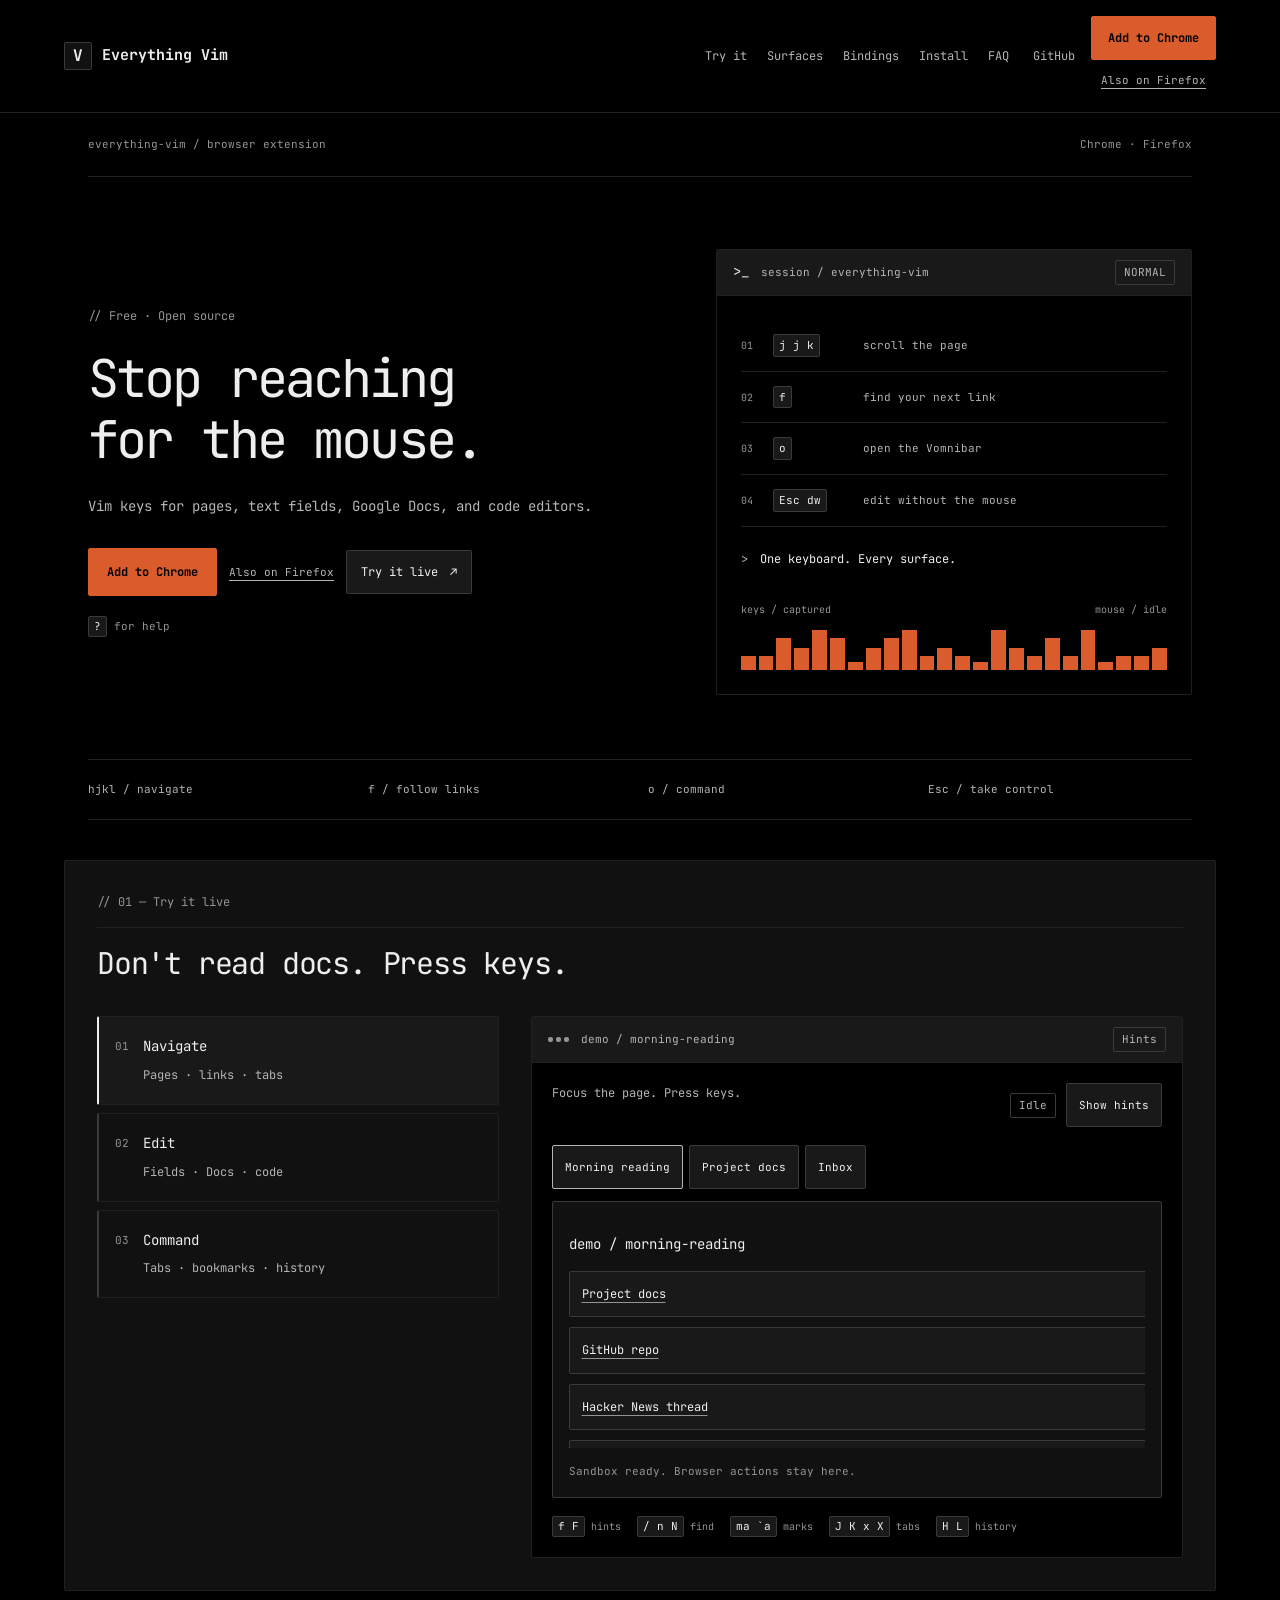
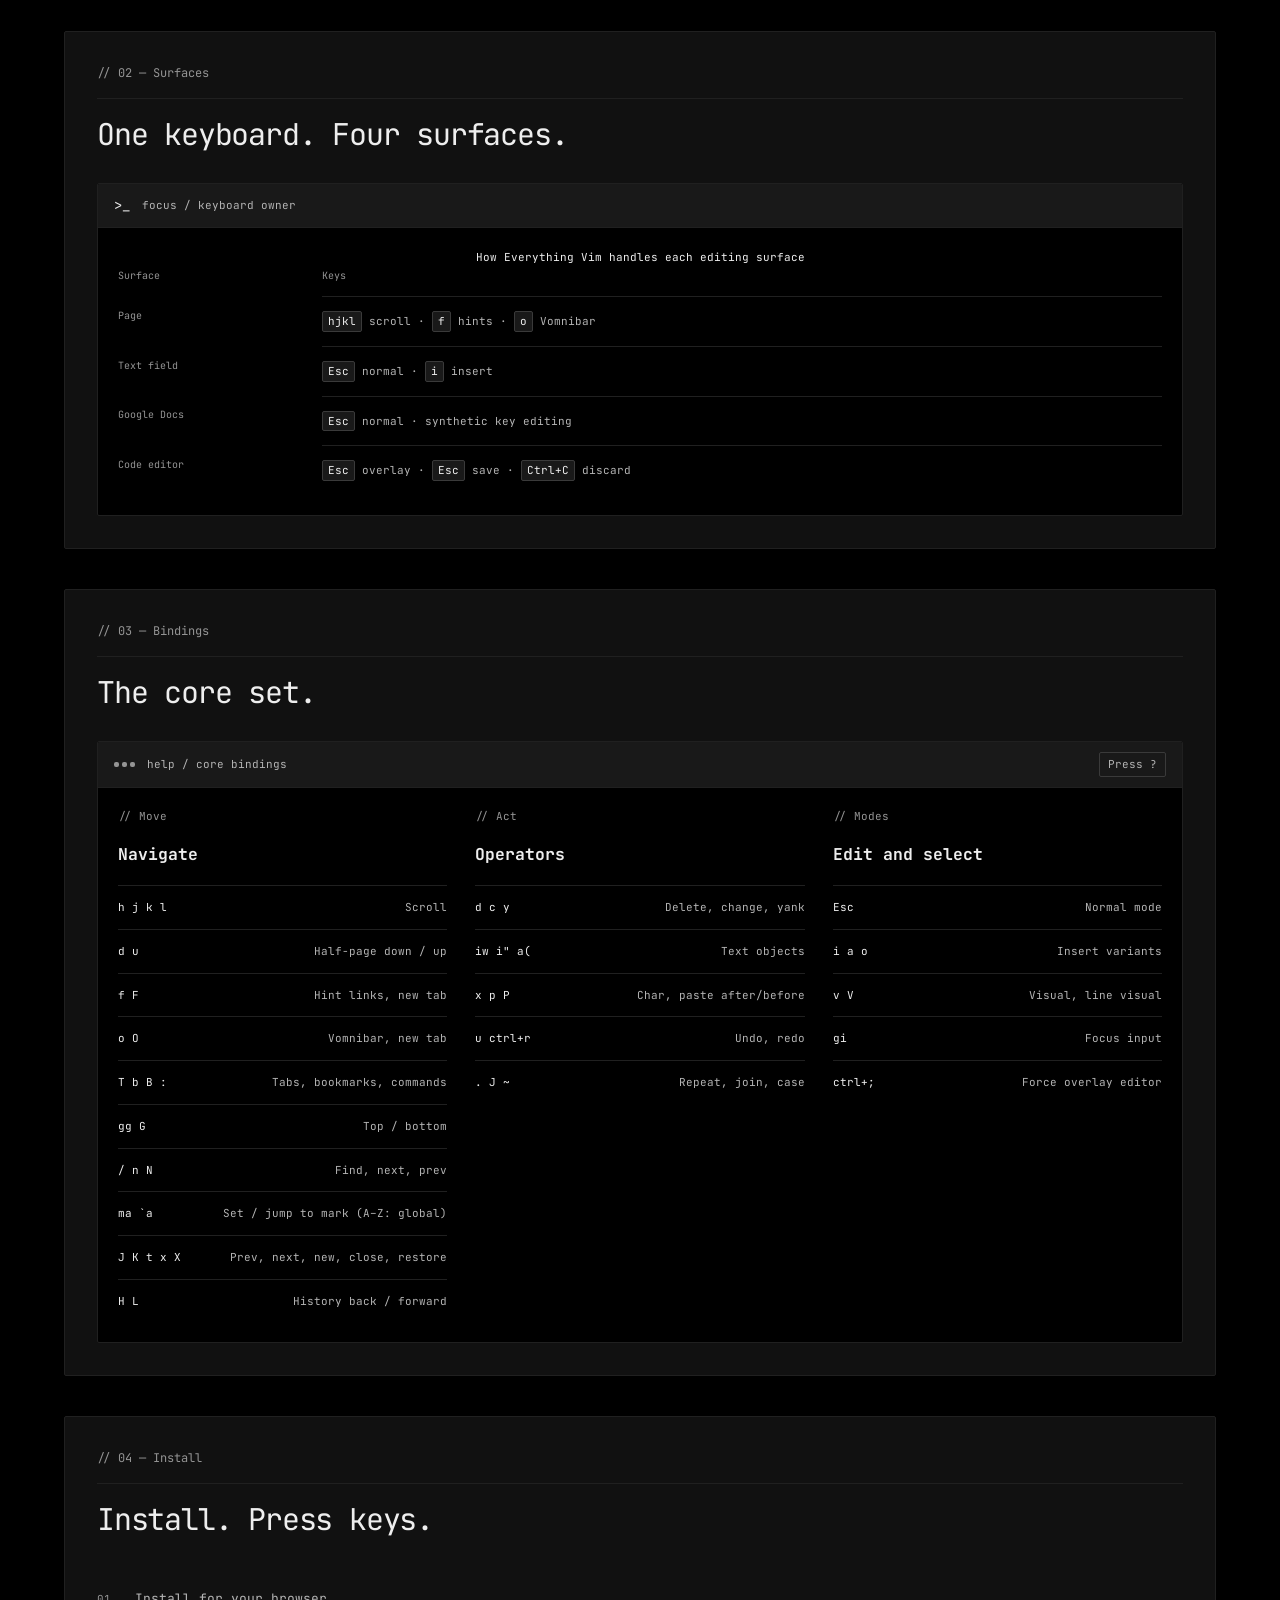
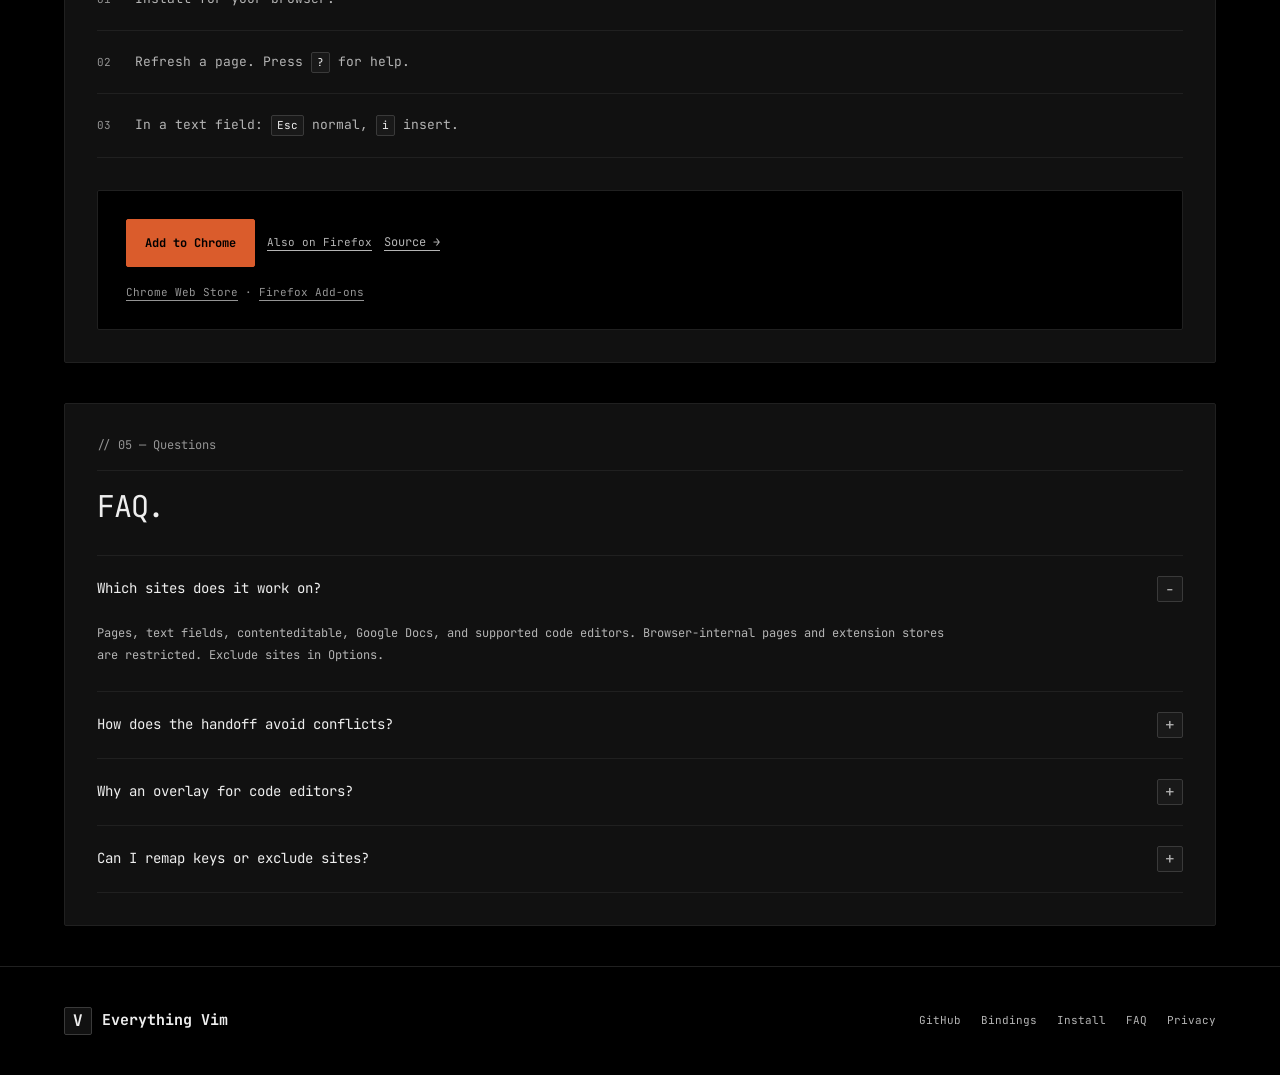
<file: website/index.html>
<!DOCTYPE html>
<html lang="en">
<head>
<meta charset="UTF-8" />
<meta name="viewport" content="width=device-width, initial-scale=1.0" />
<title>Everything Vim — Free Vim Browser Extension for Chrome &amp; Firefox</title>
<meta name="description" content="Navigate with Vim keys. Edit text fields, Google Docs, and code editors. Everything Vim is a free, open-source extension for Chrome and Firefox." />
<meta name="robots" content="index, follow, max-image-preview:large" />
<link rel="canonical" href="./" />
<meta property="og:type" content="website" />
<meta property="og:locale" content="en_US" />
<meta property="og:site_name" content="Everything Vim" />
<meta property="og:title" content="Everything Vim — Free Vim Browser Extension for Chrome &amp; Firefox" />
<meta property="og:description" content="Navigate with Vim keys. Edit text fields, Google Docs, and code editors. Everything Vim is a free, open-source extension for Chrome and Firefox." />
<meta property="og:url" content="./" />
<meta name="twitter:card" content="summary" />
<meta name="twitter:title" content="Everything Vim — Free Vim Browser Extension for Chrome &amp; Firefox" />
<meta name="twitter:description" content="Navigate with Vim keys. Edit text fields, Google Docs, and code editors. Everything Vim is a free, open-source extension for Chrome and Firefox." />
<script type="application/ld+json">
{
  "@context": "https://schema.org",
  "@type": "SoftwareApplication",
  "@id": "./#software",
  "name": "Everything Vim",
  "description": "Navigate with Vim keys. Edit text fields, Google Docs, and code editors. Everything Vim is a free, open-source extension for Chrome and Firefox.",
  "url": "./",
  "applicationCategory": "BrowserApplication",
  "operatingSystem": "Windows, macOS, Linux",
  "browserRequirements": "Requires Chrome 117 or later, a compatible Chromium browser, or Firefox with add-on support.",
  "isAccessibleForFree": true,
  "offers": {
    "@type": "Offer",
    "price": "0",
    "priceCurrency": "USD"
  },
  "author": {
    "@type": "Organization",
    "name": "Everything Vim contributors",
    "url": "https://github.com/B-Eddie/allinvim"
  },
  "codeRepository": "https://github.com/B-Eddie/allinvim",
  "downloadUrl": [
    "https://chromewebstore.google.com/detail/general-vim/mglliapjiolajkmcfaombcifockgaekc?authuser=0&hl=en",
    "https://addons.mozilla.org/en-US/firefox/addon/everything-vim/"
  ],
  "featureList": [
    "Vim page navigation and link hints",
    "Vomnibar, tabs, bookmarks, history, and marks",
    "Modal editing, operators, text objects, and visual modes",
    "Google Docs and code editor support"
  ]
}
</script>
<meta name="color-scheme" content="dark" />
<meta name="theme-color" content="#000000" />
<link rel="icon" type="image/svg+xml" href="data:image/svg+xml,%3Csvg xmlns='http://www.w3.org/2000/svg' viewBox='0 0 32 32'%3E%3Crect width='32' height='32' rx='2' fill='%23111111'/%3E%3Cpath d='M10 9l6 14 6-14h-3.6L16 14.4 13.6 9z' fill='%23eeeeee'/%3E%3C/svg%3E" />
<link rel="preconnect" href="https://fonts.googleapis.com" />
<link rel="preconnect" href="https://fonts.gstatic.com" crossorigin />
<link href="https://fonts.googleapis.com/css2?family=JetBrains+Mono:wght@400;700&display=swap" rel="stylesheet" />
<link rel="stylesheet" href="styles.css" />
<script defer src="https://cdn.vercel-insights.com/v1/script.js"></script>
</head>
<body>
<a class="skip-link" href="#main">Skip to content</a>

<header class="nav-wrap">
  <div class="nav">
    <a class="brand" href="#top" aria-label="Everything Vim home">
      <span class="brand-mark" aria-hidden="true">V</span>
      <span class="brand-word">Everything Vim</span>
    </a>
    <nav class="nav-pills" aria-label="Primary">
      <a href="#try">Try it</a>
      <a href="#how">Surfaces</a>
      <a href="#bindings">Bindings</a>
      <a href="#install">Install</a>
      <a href="#faq">FAQ</a>
    </nav>
    <div class="nav-actions">
      <a class="nav-github" href="https://github.com/B-Eddie/allinvim" target="_blank" rel="noopener">GitHub</a>
      <div class="install-action"><a class="btn-nav" data-install-primary href="https://chromewebstore.google.com/detail/general-vim/mglliapjiolajkmcfaombcifockgaekc?authuser=0&amp;hl=en" target="_blank" rel="noopener">Add to Chrome</a>
      <a class="install-secondary" data-install-secondary href="https://addons.mozilla.org/en-US/firefox/addon/everything-vim/" target="_blank" rel="noopener">Also on Firefox</a></div>
      <button class="nav-toggle" aria-label="Open menu" aria-expanded="false" aria-controls="mobileMenu"><span></span><span></span><span></span></button>
    </div>
  </div>
  <nav class="nav-mobile" id="mobileMenu" aria-label="Mobile" hidden>
    <a href="#try">Try it</a>
    <a href="#how">Surfaces</a>
    <a href="#bindings">Bindings</a>
    <a href="#install">Install</a>
    <a href="#faq">FAQ</a>
    <a class="mobile-cta" data-install-primary href="https://chromewebstore.google.com/detail/general-vim/mglliapjiolajkmcfaombcifockgaekc?authuser=0&amp;hl=en" target="_blank" rel="noopener">Add to Chrome</a>
      <a class="install-secondary" data-install-secondary href="https://addons.mozilla.org/en-US/firefox/addon/everything-vim/" target="_blank" rel="noopener">Also on Firefox</a>
  </nav>
</header>

<main id="main">

<!-- SESSION / INTRO -->
<section class="hero" id="top" aria-labelledby="hero-title">
  <div class="hero-status"><span>everything-vim / browser extension</span><span>Chrome · Firefox</span></div>
  <div class="hero-grid">
  <div class="hero-inner">
    <p class="eyebrow">Free · Open source</p>
    <h1 class="display" id="hero-title">Stop reaching<br />for the mouse<span class="cursor">.</span></h1>
    <p class="hero-sub">Vim keys for pages, text fields, Google Docs, and code editors.</p>
    <div class="hero-actions">
      <a class="btn-hero" data-install-primary href="https://chromewebstore.google.com/detail/general-vim/mglliapjiolajkmcfaombcifockgaekc?authuser=0&amp;hl=en" target="_blank" rel="noopener">Add to Chrome</a>
      <a class="install-secondary" data-install-secondary href="https://addons.mozilla.org/en-US/firefox/addon/everything-vim/" target="_blank" rel="noopener">Also on Firefox</a>
      <a class="btn-watch" href="#try">Try it live <span aria-hidden="true">↗</span></a>
    </div>
    <p class="hero-micro"><kbd>?</kbd> for help</p>
    
  </div>
  <div class="window session-window" aria-label="Example keyboard session">
    <div class="window-bar"><span class="terminal-icon" aria-hidden="true">&gt;_</span><span class="window-tab">session / everything-vim</span><span class="pill pill-sm">NORMAL</span></div>
    <div class="session-body">
      <div class="session-line"><span class="line-number">01</span><kbd>j j k</kbd><span>scroll the page</span></div>
      <div class="session-line"><span class="line-number">02</span><kbd>f</kbd><span>find your next link</span></div>
      <div class="session-line"><span class="line-number">03</span><kbd>o</kbd><span>open the Vomnibar</span></div>
      <div class="session-line"><span class="line-number">04</span><kbd>Esc dw</kbd><span>edit without the mouse</span></div>
      <div class="session-output"><span class="terminal-prompt" aria-hidden="true">&gt;</span><span>One keyboard. Every surface.</span></div>
      <div class="session-log" aria-hidden="true"><span>keys / captured</span><div class="log-bars"><i></i><i></i><i></i><i></i><i></i><i></i><i></i><i></i><i></i><i></i><i></i><i></i><i></i><i></i><i></i><i></i><i></i><i></i><i></i><i></i><i></i><i></i><i></i><i></i></div><span>mouse / idle</span></div>
    </div>
  </div>
  </div>
  <div class="hero-footer"><span>hjkl / navigate</span><span>f / follow links</span><span>o / command</span><span>Esc / take control</span></div>
</section>

  <!-- 01 TRY -->
  <section id="try" class="section" aria-labelledby="try-title">
    <p class="eyebrow">01 — Try it live</p>
    <h2 class="section-title" id="try-title">Don't read docs. Press keys.</h2>

    <div class="split">
      <div class="steps" role="tablist" aria-label="Interactive examples" data-stagger>
        <button class="step is-active" role="tab" id="tab-navigate" aria-controls="panel-navigate" aria-selected="true" tabindex="0" data-tab="navigate">
          <span class="step-no">01</span>
          <span class="step-body"><span class="step-name">Navigate</span><span class="step-desc">Pages · links · tabs</span></span>
        </button>
        <button class="step" role="tab" id="tab-edit" aria-controls="panel-edit" aria-selected="false" tabindex="-1" data-tab="edit">
          <span class="step-no">02</span>
          <span class="step-body"><span class="step-name">Edit</span><span class="step-desc">Fields · Docs · code</span></span>
        </button>
        <button class="step" role="tab" id="tab-command" aria-controls="panel-command" aria-selected="false" tabindex="-1" data-tab="command">
          <span class="step-no">03</span>
          <span class="step-body"><span class="step-name">Command</span><span class="step-desc">Tabs · bookmarks · history</span></span>
        </button>
      </div>

      <div class="window" role="tabpanel" id="panel-navigate" aria-labelledby="tab-navigate" aria-label="Page navigation demo">
        <div class="window-bar"><span class="dots" aria-hidden="true"><i></i><i></i><i></i></span><span class="window-tab">demo / morning-reading</span><span class="pill pill-sm">Hints</span></div>
        <div class="window-body">
          <div class="demo-head">
            <p class="demo-sub">Focus the page. Press keys.</p>
            <div class="demo-head-actions">
              <span class="mode" id="hintMode">Idle</span>
              <button class="btn-ink btn-sm" id="hintStart" type="button">Show hints</button>
            </div>
          </div>
          <div id="demoTabs" class="demo-tabs" role="group" aria-label="Simulated browser tabs"></div>
          <div class="mock-page" id="mockPage" tabindex="0" aria-label="Page navigation sandbox. Press f for link hints, slash to find, or question mark for help.">
            <div id="mockViewport" class="mock-viewport"><div class="mock-document">
            <p class="mock-url">demo / morning-reading</p>
            <div class="mock-links">
              <a href="#try" data-hint="A" data-name="Project docs">Project docs <span class="ext">↗</span></a>
              <a href="#try" data-hint="S" data-name="GitHub repo">GitHub repo <span class="ext">↗</span></a>
              <a href="#try" data-hint="D" data-name="Hacker News thread">Hacker News thread <span class="ext">↗</span></a>
              <a href="#try" data-hint="F" data-name="Compose in Gmail">Compose in Gmail <span class="ext">↗</span></a>
            </div>
            <p>Keyboard navigation. Find this page. Mark this spot.</p>
            <p>More links, fewer clicks.</p>
            <p>Bottom of the demo page.</p>
            </div></div>
            <form id="demoFind" class="demo-find" hidden><label for="demoFindInput">Find</label><input id="demoFindInput" type="search" autocomplete="off" /><span id="demoFindCount" aria-live="polite"></span></form>
            <p class="mock-status" id="hintStatus" role="status">Sandbox ready. Browser actions stay here.</p>
          </div>
          <div class="demo-foot"><span><kbd>f F</kbd> hints</span><span><kbd>/ n N</kbd> find</span><span><kbd>ma `a</kbd> marks</span><span><kbd>J K x X</kbd> tabs</span><span><kbd>H L</kbd> history</span></div>
        </div>
      </div>

      <div class="window" role="tabpanel" id="panel-edit" aria-labelledby="tab-edit" aria-label="Modal editing demo" hidden>
        <div class="window-bar"><span class="dots" aria-hidden="true"><i></i><i></i><i></i></span><span class="window-tab">buffer / untitled.txt</span><span class="pill pill-sm">Modal</span></div>
        <div class="window-body">
          <div class="demo-head">
            <p class="demo-sub"><kbd>Esc</kbd> normal · <kbd>diw</kbd> delete word · <kbd>ci"</kbd> change quotes · <kbd>v V</kbd> select · <kbd>.</kbd> repeat</p>
            <span class="mode" id="editMode">Insert</span>
          </div>
          <div class="demo-surfaces" role="group" aria-label="Editing surface"><button type="button" class="btn-ink btn-sm" data-demo-surface="field" aria-pressed="true">Text field</button><button type="button" class="btn-ink btn-sm" data-demo-surface="docs" aria-pressed="false">Docs model</button><button type="button" class="btn-ink btn-sm" data-demo-surface="code" aria-pressed="false">Code overlay</button><button type="button" id="demoReset" class="btn-ink btn-sm">Reset</button></div>
          <p id="surfaceStatus" class="demo-sub" role="status">Source editing engine. Esc → Normal; i → Insert.</p>
          <label for="vimBuffer" class="sr-only">Vim editing sandbox</label>
          <textarea id="vimBuffer" rows="7" spellcheck="false">Vim keys. Every text field.

Change "these words" with ci".
Delete (this group) with da(.
Press Esc, then try diw, v, or V.
Press i to type.</textarea>
          <div class="demo-foot"><span class="keylog">Last keys: <strong id="keyLog">—</strong></span><span><kbd>u</kbd> undo</span><span><kbd>.</kbd> repeat</span><span>Text field: second <kbd>Esc</kbd> blurs</span></div>
        </div>
      </div>

      <div class="window" role="tabpanel" id="panel-command" aria-labelledby="tab-command" aria-label="Vomnibar demo" hidden>
        <div class="window-bar"><span class="dots" aria-hidden="true"><i></i><i></i><i></i></span><span class="window-tab">vomnibar / tabs · bookmarks · history</span><span class="pill pill-sm">Command</span></div>
        <div class="window-body">
          <div class="demo-head">
            <p class="demo-sub"><kbd>o O</kbd> open · <kbd>T</kbd> tabs · <kbd>b B</kbd> bookmarks · <kbd>:</kbd> commands</p>
            <button class="btn-ink btn-sm" id="helpOpen" type="button">Open help (?)</button>
          </div>
          <div class="vomnibar" id="vomDemo" tabindex="0" aria-label="Vomnibar sandbox. Press o, O, T, b, B, or colon.">
            <div class="vom-input"><span aria-hidden="true">⌕</span><input id="vomInput" type="text" placeholder="Type a URL, bookmark, or history entry…" aria-label="Demo vomnibar" autocomplete="off" /><kbd>o</kbd></div>
            <ul class="vom-list" id="vomList"></ul>
          </div>
          <div class="demo-foot"><span><kbd>o</kbd> open</span><span><kbd>O</kbd> new tab</span><span><kbd>T</kbd> search tabs</span><span><kbd>?</kbd> help</span></div>
        </div>
      </div>
    </div>
  </section>

  <!-- 02 SURFACES -->
  <section id="how" class="section" aria-labelledby="how-title">
    <p class="eyebrow">02 — Surfaces</p>
    <h2 class="section-title" id="how-title">One keyboard. Four surfaces.</h2>
    <div class="window window-wide">
      <div class="window-bar"><span class="terminal-icon" aria-hidden="true">&gt;_</span><span class="window-tab">focus / keyboard owner</span></div>
      <div class="window-body">
        <table class="matrix">
          <caption class="sr-only">How Everything Vim handles each editing surface</caption>
          <thead><tr><th scope="col">Surface</th><th scope="col">Keys</th></tr></thead>
          <tbody>
            <tr><th scope="row">Page</th><td><kbd>hjkl</kbd> scroll · <kbd>f</kbd> hints · <kbd>o</kbd> Vomnibar</td></tr>
            <tr><th scope="row">Text field</th><td><kbd>Esc</kbd> normal · <kbd>i</kbd> insert</td></tr>
            <tr><th scope="row">Google Docs</th><td><kbd>Esc</kbd> normal · synthetic key editing</td></tr>
            <tr><th scope="row">Code editor</th><td><kbd>Esc</kbd> overlay · <kbd>Esc</kbd> save · <kbd>Ctrl+C</kbd> discard</td></tr>
          </tbody>
        </table>
      </div>
    </div>
  </section>

  <!-- 03 BINDINGS -->
  <section id="bindings" class="section" aria-labelledby="bindings-title">
    <p class="eyebrow">03 — Bindings</p>
    <h2 class="section-title" id="bindings-title">The core set.</h2>
    <div class="window window-wide">
      <div class="window-bar"><span class="dots" aria-hidden="true"><i></i><i></i><i></i></span><span class="window-tab">help / core bindings</span><span class="pill pill-sm">Press ?</span></div>
      <div class="window-body bindings">
        <div class="bind-col"><p class="eyebrow eyebrow-sm">Move</p><h3>Navigate</h3>
          <dl class="keys">
            <div><dt>h j k l</dt><dd>Scroll</dd></div>
            <div><dt>d u</dt><dd>Half-page down / up</dd></div>
            <div><dt>f F</dt><dd>Hint links, new tab</dd></div>
            <div><dt>o O</dt><dd>Vomnibar, new tab</dd></div>
            <div><dt>T b B :</dt><dd>Tabs, bookmarks, commands</dd></div>
            <div><dt>gg G</dt><dd>Top / bottom</dd></div>
            <div><dt>/ n N</dt><dd>Find, next, prev</dd></div>
            <div><dt>ma `a</dt><dd>Set / jump to mark (A–Z: global)</dd></div>
            <div><dt>J K t x X</dt><dd>Prev, next, new, close, restore</dd></div>
            <div><dt>H L</dt><dd>History back / forward</dd></div>
          </dl>
        </div>
        <div class="bind-col"><p class="eyebrow eyebrow-sm">Act</p><h3>Operators</h3>
          <dl class="keys">
            <div><dt>d c y</dt><dd>Delete, change, yank</dd></div>
            <div><dt>iw i" a(</dt><dd>Text objects</dd></div>
            <div><dt>x p P</dt><dd>Char, paste after/before</dd></div>
            <div><dt>u ctrl+r</dt><dd>Undo, redo</dd></div>
            <div><dt>. J ~</dt><dd>Repeat, join, case</dd></div>
          </dl>
        </div>
        <div class="bind-col"><p class="eyebrow eyebrow-sm">Modes</p><h3>Edit and select</h3>
          <dl class="keys">
            <div><dt>Esc</dt><dd>Normal mode</dd></div>
            <div><dt>i a o</dt><dd>Insert variants</dd></div>
            <div><dt>v V</dt><dd>Visual, line visual</dd></div>
            <div><dt>gi</dt><dd>Focus input</dd></div>
            <div><dt>ctrl+;</dt><dd>Force overlay editor</dd></div>
          </dl>
        </div>
      </div>
    </div>
  </section>

  <!-- 04 INSTALL -->
  <section id="install" class="section section-narrow" aria-labelledby="install-title">
    <p class="eyebrow eyebrow-center">04 — Install</p>
    <h2 class="section-title title-center" id="install-title">Install. Press keys.</h2>
    <ol class="install-steps" data-stagger>
      <li><span class="step-no">01</span><p>Install for your browser.</p></li>
      <li><span class="step-no">02</span><p>Refresh a page. Press <kbd>?</kbd> for help.</p></li>
      <li><span class="step-no">03</span><p>In a text field: <kbd>Esc</kbd> normal, <kbd>i</kbd> insert.</p></li>
    </ol>
    <div class="closer">
      <div class="hero-actions hero-actions-light">
        <a class="btn-dark" data-install-primary href="https://chromewebstore.google.com/detail/general-vim/mglliapjiolajkmcfaombcifockgaekc?authuser=0&amp;hl=en" target="_blank" rel="noopener">Add to Chrome</a>
        <a class="install-secondary" data-install-secondary href="https://addons.mozilla.org/en-US/firefox/addon/everything-vim/" target="_blank" rel="noopener">Also on Firefox</a>
        <a class="text-link" href="https://github.com/B-Eddie/allinvim" target="_blank" rel="noopener">Source →</a>
      </div>
      <p class="install-micro install-routes"><a data-install-route="chrome" href="https://chromewebstore.google.com/detail/general-vim/mglliapjiolajkmcfaombcifockgaekc?authuser=0&amp;hl=en" target="_blank" rel="noopener">Chrome Web Store</a> · <a data-install-route="firefox" href="https://addons.mozilla.org/en-US/firefox/addon/everything-vim/" target="_blank" rel="noopener">Firefox Add-ons</a></p>
    </div>
  </section>

  <!-- FAQ -->
  <section id="faq" class="section section-narrow" aria-labelledby="faq-title">
    <p class="eyebrow">05 — Questions</p>
    <h2 class="section-title" id="faq-title">FAQ.</h2>
    <div class="faq">
      <details open>
        <summary>Which sites does it work on?</summary>
        <div class="faq-a"><div><p>Pages, text fields, contenteditable, Google Docs, and supported code editors. Browser-internal pages and extension stores are restricted. Exclude sites in Options.</p></div></div>
      </details>
      <details>
        <summary>How does the handoff avoid conflicts?</summary>
        <div class="faq-a"><div><p>Editing keys stay in the focused editor. A second <kbd>Esc</kbd> leaves a text field; Docs keeps focus.</p></div></div>
      </details>
      <details>
        <summary>Why an overlay for code editors?</summary>
        <div class="faq-a"><div><p>Monaco, CodeMirror, and similar editors use a Vim buffer. <kbd>Esc</kbd> commits; <kbd>Ctrl+C</kbd> discards.</p></div></div>
      </details>
      <details>
        <summary>Can I remap keys or exclude sites?</summary>
        <div class="faq-a"><div><p>Yes. Custom mappings and URL exclusions live in Options.</p></div></div>
      </details>
    </div>
  </section>

</main>

<footer>
  <div class="foot-inner">
    <a class="brand brand-light" href="#top"><span class="brand-mark brand-mark-light" aria-hidden="true">V</span><span class="brand-word">Everything Vim</span></a>
    <div class="foot-links">
      <a href="https://github.com/B-Eddie/allinvim" target="_blank" rel="noopener">GitHub</a>
      <a href="#bindings">Bindings</a>
      <a href="#install">Install</a>
      <a href="#faq">FAQ</a>
      <a href="privacy.html">Privacy</a>
    </div>
  </div>
</footer>

<!-- Help overlay -->
<div class="help-backdrop" id="helpBackdrop" hidden>
  <div class="window help-dialog" role="dialog" aria-modal="true" aria-label="Everything Vim bindings help">
    <div class="window-bar"><span class="dots" aria-hidden="true"><i></i><i></i><i></i></span><span class="window-tab">help / demo bindings</span><button class="btn-ink btn-sm" id="helpClose" type="button">Close (Esc)</button></div>
    <div class="window-body">
      <div class="help-grid">
        <div><h3 class="eyebrow eyebrow-sm">Navigate</h3><p><kbd>hjkl</kbd> scroll · <kbd>d u</kbd> half-page · <kbd>gg G</kbd> ends · <kbd>f F</kbd> hints · <kbd>/ n N</kbd> find · <kbd>ma `a</kbd> marks · <kbd>H L</kbd> history</p></div>
        <div><h3 class="eyebrow eyebrow-sm">Edit</h3><p><kbd>Esc</kbd> normal · <kbd>i a o</kbd> insert · <kbd>d c y</kbd> operators · <kbd>iw i&quot; a(</kbd> objects · <kbd>v V</kbd> visual · <kbd>u Ctrl+R</kbd> undo / redo · <kbd>.</kbd> repeat</p></div>
        <div><h3 class="eyebrow eyebrow-sm">Tabs and commands</h3><p><kbd>J K</kbd> prev / next · <kbd>gt gT</kbd> next / prev · <kbd>t x X</kbd> new / close / restore · <kbd>o O</kbd> open / new tab · <kbd>T</kbd> tabs · <kbd>b B</kbd> bookmarks · <kbd>:</kbd> commands</p></div>
      </div>
      <p class="window-note">Sandbox subset. Browser actions stay here; Docs models synthetic-key editing.</p>
    </div>
  </div>
</div>
<div class="toast" id="toast" role="status" hidden></div>

<script src="install.js" defer></script>
<script src="motion.js" defer></script>
<script src="demo-vim-motions.js" defer></script>
<script src="demo-vim-parser.js" defer></script>
<script src="demo-vim-executor.js" defer></script>
<script src="demo-editor.js" defer></script>
<script src="app.js" defer></script>
</body>
</html>
</file>
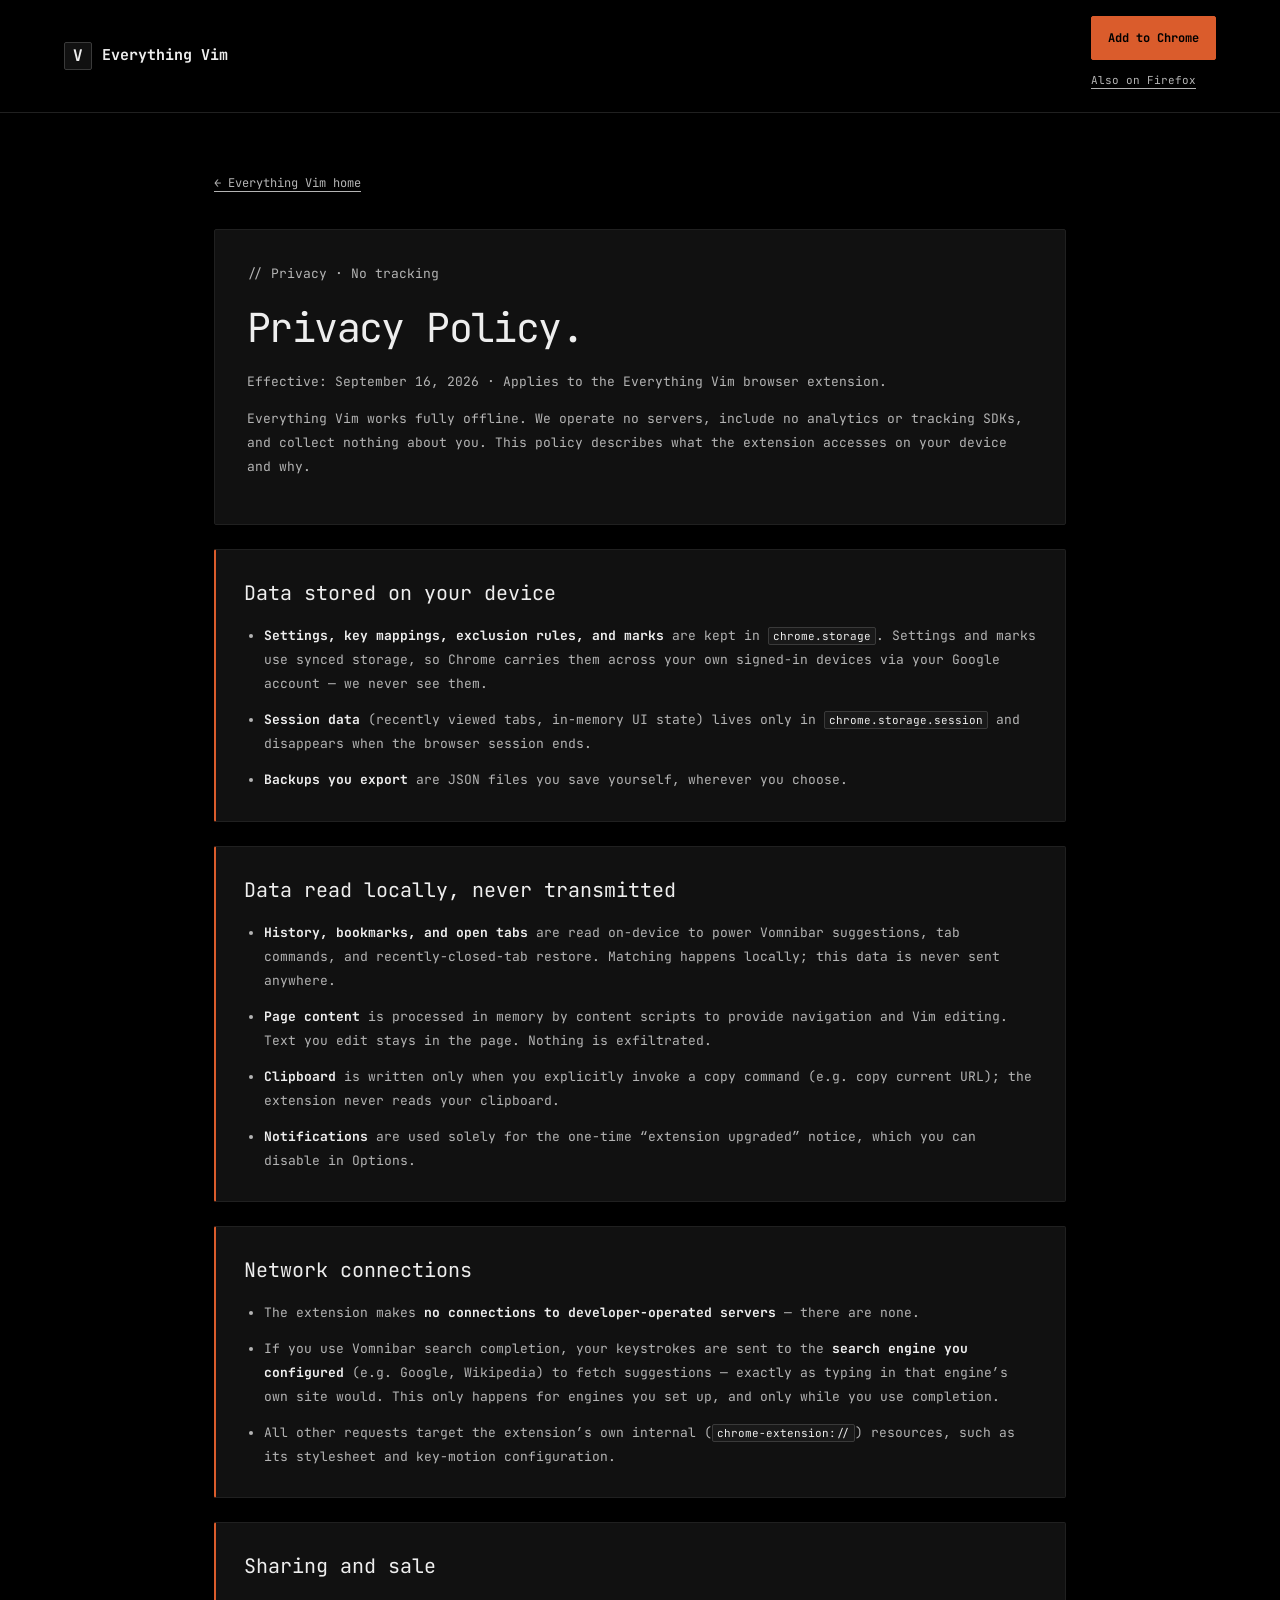
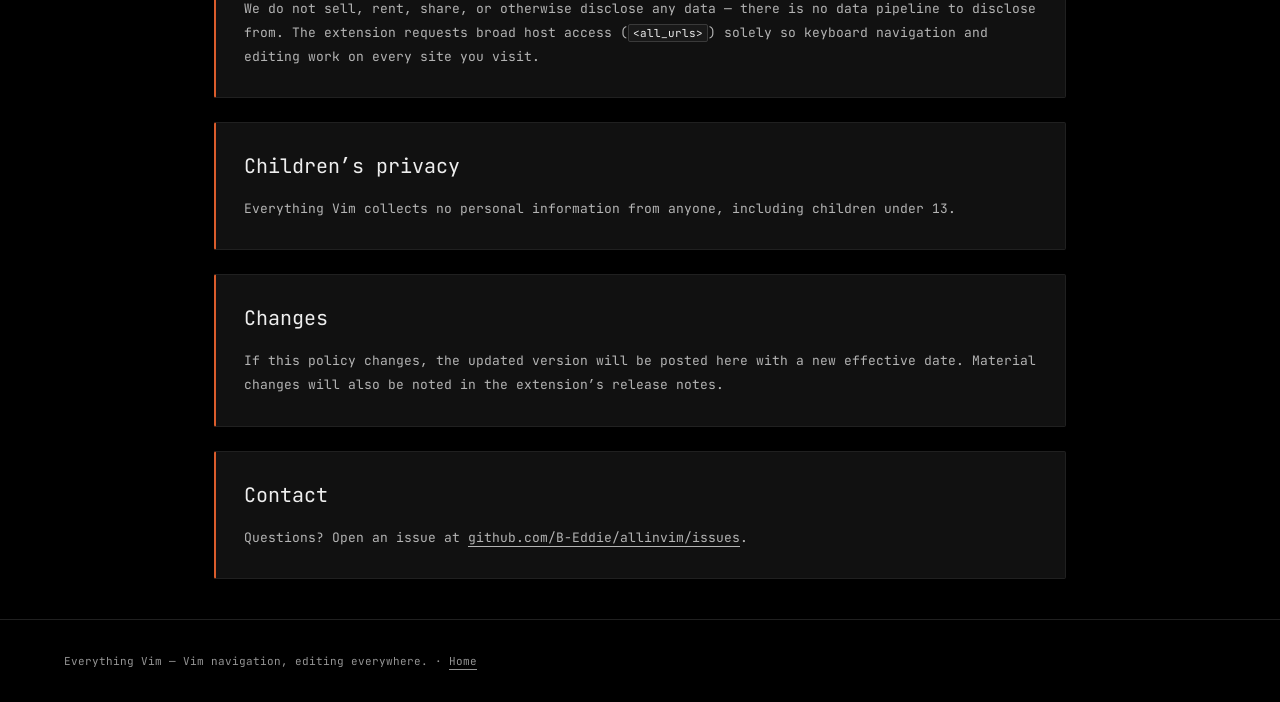
<file: website/privacy.html>
<!DOCTYPE html>
<html lang="en">
<head>
<meta charset="UTF-8" />
<meta name="viewport" content="width=device-width, initial-scale=1.0" />
<title>Privacy Policy — Everything Vim</title>
<meta name="description" content="Privacy policy for the Everything Vim browser extension." />
<meta name="robots" content="index, follow" />
<link rel="canonical" href="privacy.html" />
<meta property="og:type" content="website" />
<meta property="og:title" content="Privacy Policy — Everything Vim" />
<meta property="og:description" content="Privacy policy for the Everything Vim browser extension." />
<meta property="og:url" content="privacy.html" />
<meta name="twitter:card" content="summary" />
<meta name="twitter:title" content="Privacy Policy — Everything Vim" />
<meta name="twitter:description" content="Privacy policy for the Everything Vim browser extension." />
<meta name="color-scheme" content="dark" />
<meta name="theme-color" content="#000000" />
<link rel="icon" type="image/svg+xml" href="data:image/svg+xml,%3Csvg xmlns='http://www.w3.org/2000/svg' viewBox='0 0 32 32'%3E%3Crect width='32' height='32' rx='2' fill='%23111111'/%3E%3Cpath d='M10 9l6 14 6-14h-3.6L16 14.4 13.6 9z' fill='%23eeeeee'/%3E%3C/svg%3E" />
<link rel="preconnect" href="https://fonts.googleapis.com" />
<link rel="preconnect" href="https://fonts.gstatic.com" crossorigin />
<link href="https://fonts.googleapis.com/css2?family=JetBrains+Mono:wght@400;700&display=swap" rel="stylesheet" />
<link rel="stylesheet" href="styles.css" />
<script defer src="https://cdn.vercel-insights.com/v1/script.js"></script>
</head>
<body class="privacy-page">
<a class="skip-link" href="#main">Skip to content</a>
<header class="nav-wrap">
  <nav class="nav" aria-label="Primary">
    <a class="brand" href="./"><span class="brand-mark" aria-hidden="true">V</span>Everything Vim</a>
    <div class="install-action"><a class="btn-nav" data-install-primary href="https://chromewebstore.google.com/detail/general-vim/mglliapjiolajkmcfaombcifockgaekc?authuser=0&hl=en" target="_blank" rel="noopener">Add to Chrome</a>
    <a data-install-secondary href="https://addons.mozilla.org/en-US/firefox/addon/everything-vim/" target="_blank" rel="noopener">Also on Firefox</a></div>
  </nav>
</header>
<main id="main" class="privacy-main">
  <a class="back" href="./">← Everything Vim home</a>
  <div class="privacy-intro">
  <p class="eyebrow">Privacy · No tracking</p>
  <h1>Privacy Policy.</h1>
  <p class="eff">Effective: September 16, 2026 · Applies to the Everything Vim browser extension.</p>

  <p>Everything Vim works fully offline. We operate no servers, include no analytics or tracking SDKs,
  and collect nothing about you. This policy describes what the extension accesses on your device
  and why.</p>
  </div>

  <div class="card">
    <h2>Data stored on your device</h2>
    <ul>
      <li><strong>Settings, key mappings, exclusion rules, and marks</strong> are kept in
      <code>chrome.storage</code>. Settings and marks use synced storage, so Chrome carries them
      across your own signed-in devices via your Google account — we never see them.</li>
      <li><strong>Session data</strong> (recently viewed tabs, in-memory UI state) lives only in
      <code>chrome.storage.session</code> and disappears when the browser session ends.</li>
      <li><strong>Backups you export</strong> are JSON files you save yourself, wherever you choose.</li>
    </ul>
  </div>

  <div class="card">
    <h2>Data read locally, never transmitted</h2>
    <ul>
      <li><strong>History, bookmarks, and open tabs</strong> are read on-device to power Vomnibar
      suggestions, tab commands, and recently-closed-tab restore. Matching happens locally; this
      data is never sent anywhere.</li>
      <li><strong>Page content</strong> is processed in memory by content scripts to provide
      navigation and Vim editing. Text you edit stays in the page. Nothing is exfiltrated.</li>
      <li><strong>Clipboard</strong> is written only when you explicitly invoke a copy command
      (e.g. copy current URL); the extension never reads your clipboard.</li>
      <li><strong>Notifications</strong> are used solely for the one-time “extension upgraded”
      notice, which you can disable in Options.</li>
    </ul>
  </div>

  <div class="card">
    <h2>Network connections</h2>
    <ul>
      <li>The extension makes <strong>no connections to developer-operated servers</strong> — there
      are none.</li>
      <li>If you use Vomnibar search completion, your keystrokes are sent to the
      <strong>search engine you configured</strong> (e.g. Google, Wikipedia) to fetch suggestions —
      exactly as typing in that engine’s own site would. This only happens for engines you set up,
      and only while you use completion.</li>
      <li>All other requests target the extension’s own internal (<code>chrome-extension://</code>)
      resources, such as its stylesheet and key-motion configuration.</li>
    </ul>
  </div>

  <div class="card">
    <h2>Sharing and sale</h2>
    <p>We do not sell, rent, share, or otherwise disclose any data — there is no data pipeline to
    disclose from. The extension requests broad host access (<code>&lt;all_urls&gt;</code>) solely
    so keyboard navigation and editing work on every site you visit.</p>
  </div>

  <div class="card">
    <h2>Children’s privacy</h2>
    <p>Everything Vim collects no personal information from anyone, including children under 13.</p>
  </div>

  <div class="card">
    <h2>Changes</h2>
    <p>If this policy changes, the updated version will be posted here with a new effective date.
    Material changes will also be noted in the extension’s release notes.</p>
  </div>

  <div class="card">
    <h2>Contact</h2>
    <p>Questions? Open an issue at
    <a class="inline" href="https://github.com/B-Eddie/allinvim/issues">github.com/B-Eddie/allinvim/issues</a>.</p>
  </div>
</main>
<footer>
  <div class="foot-inner">
    <p>Everything Vim — Vim navigation, editing everywhere. · <a href="./">Home</a></p>
  </div>
</footer>
<script src="install.js" defer></script>
</body>
</html>
</file>
<file: website/styles.css>
:root {
  color-scheme: dark;
  --canvas: #000000;
  --surface: #111111;
  --surface-raised: #191919;
  --line: #202020;
  --line-strong: #3a3a3a;
  --text: #eeeeee;
  --muted: #b4b4b4;
  --quiet: #949494;
  --ember: #da5c2c;
  /* Berkeley Mono is not distributed with this project. */
  --font-mono: 'Berkeley Mono', 'BerkeleyMono', 'JetBrains Mono', ui-monospace, monospace;
  --radius: 2px;
  --page-width: 1200px;
}

* { box-sizing: border-box; }
[hidden] { display: none !important; }
html { scroll-behavior: smooth; scroll-padding-top: 96px; }
body {
  margin: 0;
  background: var(--canvas);
  color: var(--text);
  font: 400 14px/1.7 var(--font-mono);
  -webkit-font-smoothing: antialiased;
}
button, input, textarea, select { font: inherit; color: inherit; }
a { color: inherit; text-underline-offset: 4px; }
button, a, input, textarea, summary { -webkit-tap-highlight-color: transparent; }
button, a { transition: background-color 120ms ease, border-color 120ms ease; }
button { cursor: pointer; }
strong { font-weight: 700; color: var(--text); }
::selection { color: var(--canvas); background: var(--text); }
:focus-visible { outline: 2px solid var(--text); outline-offset: 4px; }
section[id] { scroll-margin-top: 96px; }
.skip-link { position: fixed; z-index: 200; top: 12px; left: 16px; padding: 10px 16px; background: var(--text); color: var(--canvas); transform: translateY(-200%); }
.skip-link:focus { transform: none; }

/* One typeface, neutral hierarchy, editor-sized spacing. */
.eyebrow { margin: 0; color: var(--quiet); font-size: 12px; font-weight: 400; line-height: 1.5; }
.eyebrow::before { content: '// '; }
.eyebrow-sm { font-size: 11px; }
.section-title { margin: 14px 0 0; max-width: 850px; font-size: clamp(22px, 2.6vw, 30px); line-height: 1.4; font-weight: 400; letter-spacing: -0.04em; }
.lede { max-width: 780px; color: var(--muted); margin: 16px 0 0; font-size: 14px; }
.mono { font: inherit; }
kbd, code { font-family: var(--font-mono); }
kbd { display: inline-block; padding: 0 5px; color: var(--text); background: var(--surface-raised); border: 1px solid var(--line-strong); border-radius: var(--radius); font-size: 11px; line-height: 1.7; white-space: nowrap; }
.pill, .mode { display: inline-flex; align-items: center; padding: 4px 8px; border: 1px solid var(--line-strong); border-radius: var(--radius); color: var(--muted); font-size: 11px; line-height: 1.4; white-space: nowrap; }
.mode.is-live { color: var(--text); border-color: var(--text); }

/* Header is part of the terminal chrome. */
.nav-wrap { position: sticky; top: 0; z-index: 50; background: var(--canvas); border-bottom: 1px solid var(--line); }
.nav { max-width: var(--page-width); min-height: 76px; margin: auto; padding: 16px 24px; display: flex; align-items: center; gap: 24px; }
.brand { display: inline-flex; align-items: center; gap: 10px; color: var(--text); text-decoration: none; font-size: 15px; font-weight: 700; white-space: nowrap; }
.brand-mark { display: inline-flex; align-items: center; justify-content: center; width: 28px; height: 28px; background: var(--surface); border: 1px solid var(--line-strong); border-radius: var(--radius); font-size: 16px; }
.nav-pills { display: flex; margin-left: auto; gap: 20px; }
.nav-pills a, .nav-github { display: inline-flex; align-items: center; min-height: 44px; color: var(--muted); font-size: 12px; text-decoration: none; white-space: nowrap; }
.nav-pills a:hover, .nav-github:hover { color: var(--text); text-decoration: underline; }
.nav-actions { display: flex; align-items: center; gap: 16px; }
.install-action { display: grid; justify-items: start; gap: 4px; }
[data-install-secondary] { display: inline-flex; align-items: center; min-height: 32px; color: var(--muted); font-size: 11px; text-underline-offset: 4px; }
.nav-actions .install-action { justify-items: center; }
.btn-nav, .btn-hero, .btn-dark, .mobile-cta { display: inline-flex; align-items: center; justify-content: center; gap: 12px; min-height: 44px; padding: 11px 16px; color: var(--canvas); background: var(--ember); border: 1px solid var(--ember); border-radius: var(--radius); font-size: 12px; line-height: 1.5; font-weight: 700; text-decoration: none; }
.btn-nav:hover, .btn-hero:hover, .btn-dark:hover, .mobile-cta:hover { color: var(--text); background: var(--surface-raised); border-color: var(--text); }
.nav-toggle { display: none; width: 44px; height: 44px; padding: 11px; background: var(--surface); border: 1px solid var(--line-strong); border-radius: var(--radius); }
.nav-toggle span { display: block; width: 20px; height: 1px; margin: 4px 0; background: var(--text); }
.nav-mobile { max-width: var(--page-width); padding: 8px 24px 24px; border-top: 1px solid var(--line); }
.nav-mobile a { display: flex; align-items: center; min-height: 44px; padding: 8px 12px; color: var(--muted); text-decoration: none; }
.nav-mobile a:hover { color: var(--text); background: var(--surface-raised); }
.nav-mobile .mobile-cta { margin-top: 8px; color: var(--canvas); }

/* Intro: a working session, with the only visualization using Ember. */
.hero { max-width: var(--page-width); margin: 0 auto; padding: 0 24px; }
.hero-status { display: flex; justify-content: space-between; gap: 24px; padding: 22px 0; border-bottom: 1px solid var(--line); color: var(--quiet); font-size: 11px; }
.hero-grid { display: grid; grid-template-columns: minmax(0, 1.2fr) minmax(0, 1fr); gap: 56px; align-items: center; padding: 72px 0 64px; }
.display { margin: 24px 0 0; color: var(--text); font-size: clamp(34px, 4.3vw, 52px); font-weight: 400; line-height: 1.17; letter-spacing: -0.055em; }
.cursor { display: inline; }
.hero-sub { margin: 24px 0 0; max-width: 540px; color: var(--muted); font-size: 14px; line-height: 1.85; }
.hero-actions { display: flex; gap: 12px; align-items: center; flex-wrap: wrap; margin-top: 28px; }
.btn-hero, .btn-dark { min-height: 48px; padding: 12px 18px; }
.btn-watch, .btn-ink { display: inline-flex; justify-content: center; align-items: center; gap: 12px; min-height: 44px; padding: 10px 14px; border: 1px solid var(--line-strong); border-radius: var(--radius); background: var(--surface-raised); color: var(--text); text-decoration: none; font-size: 12px; line-height: 1.6; }
.btn-watch:hover, .btn-ink:hover { border-color: var(--muted); background: var(--line); }
.hero-micro { margin: 20px 0 0; color: var(--quiet); font-size: 11px; }
.hero-firefox { display: inline-block; margin-top: 12px; color: var(--muted); font-size: 11px; text-decoration: none; }
.hero-firefox:hover { color: var(--text); text-decoration: underline; }
.hero-footer { display: grid; grid-template-columns: repeat(4, 1fr); gap: 16px; padding: 20px 0; border-top: 1px solid var(--line); border-bottom: 1px solid var(--line); color: var(--muted); font-size: 11px; }
.session-body { padding: 24px; }
.terminal-comment { margin: 0; color: var(--quiet); font-size: 12px; }
.session-line { display: grid; grid-template-columns: 20px 78px 1fr; align-items: center; gap: 12px; padding: 14px 0; border-bottom: 1px solid var(--line); color: var(--muted); font-size: 11px; }
.line-number { color: var(--quiet); font-size: 10px; }
.session-line kbd { width: fit-content; padding: 1px 5px; }
.session-output { display: flex; gap: 12px; padding: 22px 0 8px; font-size: 12px; }
.terminal-prompt { color: var(--muted); }
.session-log { display: flex; flex-wrap: wrap; justify-content: space-between; gap: 12px; margin-top: 24px; color: var(--quiet); font-size: 10px; }
.log-bars { display: flex; align-items: end; gap: 3px; flex-basis: 100%; height: 40px; order: 3; }
.log-bars i { flex: 1; height: 35%; background: var(--ember); }
.log-bars i { transform-origin: bottom; }
.log-bars i:nth-child(3n) { height: 80%; }
.log-bars i:nth-child(4n) { height: 55%; }
.log-bars i:nth-child(5n) { height: 100%; }
.log-bars i:nth-child(7n) { height: 20%; }

/* Each section is an editor panel; nothing depends on scroll to become visible. */
main { max-width: var(--page-width); margin: auto; padding: 0 24px; }
.section { margin-top: 40px; padding: 32px; background: var(--surface); border: 1px solid var(--line); border-radius: var(--radius); }
.section > .eyebrow:first-child { padding-bottom: 16px; border-bottom: 1px solid var(--line); }
.split { display: grid; grid-template-columns: minmax(0, 0.8fr) minmax(0, 1.3fr); gap: 32px; margin-top: 32px; align-items: start; }
.steps { display: grid; gap: 8px; }
.step { display: flex; gap: 14px; text-align: left; min-height: 76px; padding: 18px 16px; background: var(--surface); color: var(--muted); border: 1px solid var(--line); border-left: 2px solid var(--line-strong); border-radius: var(--radius); }
button.step { width: 100%; }
button.step:hover { background: var(--surface-raised); border-color: var(--line-strong); }
.step.is-active { background: var(--surface-raised); border-left-color: var(--text); }
.step-no { color: var(--quiet); font-size: 11px; padding-top: 2px; }
.step-body { display: grid; gap: 6px; }
.step-name { color: var(--text); font-size: 14px; }
.step-desc { color: var(--muted); font-size: 12px; line-height: 1.75; }
.steps-static .step { cursor: default; }
.window { min-width: 0; background: var(--canvas); border: 1px solid var(--line); border-radius: var(--radius); overflow: hidden; }
.window-bar { display: flex; align-items: center; gap: 12px; min-height: 44px; padding: 10px 16px; background: var(--surface-raised); border-bottom: 1px solid var(--line); }
.window-tab { flex: 1; min-width: 0; overflow: hidden; text-overflow: ellipsis; white-space: nowrap; color: var(--muted); font-size: 11px; }
.terminal-icon { color: var(--text); font-size: 14px; }
.dots { display: inline-flex; gap: 3px; flex: none; }
.dots i { width: 5px; height: 5px; background: var(--quiet); border-radius: var(--radius); }
.window-body { padding: 20px; }
.window-note { color: var(--quiet); font-size: 11px; margin: 16px 0 0; overflow-wrap: anywhere; }
.window-wide { margin-top: 28px; }

/* Live interaction surfaces remain distinct in grayscale. */
.demo-head { display: flex; flex-wrap: wrap; gap: 14px; align-items: flex-start; justify-content: space-between; margin-bottom: 18px; }
.demo-sub { margin: 0; color: var(--muted); font-size: 12px; }
.demo-head-actions { display: flex; align-items: center; flex-wrap: wrap; gap: 10px; }
.btn-sm { font-size: 11px; padding: 8px 12px; }
.mock-page { padding: 16px; border: 1px solid var(--line-strong); border-radius: var(--radius); background: var(--surface); }
.mock-page:focus-visible { outline-offset: -2px; }
.mock-viewport { max-height: 230px; overflow: auto; }
.mock-document { min-width: calc(100% + 72px); padding: 1px 8px 1px 0; }
.demo-tabs { display: flex; flex-wrap: wrap; gap: 6px; margin-bottom: 12px; }
.demo-tab[aria-pressed="true"] { border-color: var(--muted); background: var(--surface-raised); }
.demo-find { display: flex; flex-wrap: wrap; align-items: center; gap: 8px; margin-top: 12px; font-size: 11px; }
.demo-find input { min-width: 0; flex: 1; padding: 6px; border: 1px solid var(--line-strong); border-radius: var(--radius); background: var(--surface-raised); }
mark.demo-match { color: var(--text); background: var(--surface-raised); outline: 1px solid var(--line-strong); }
mark.demo-match.is-current { outline-color: var(--muted); }
.mock-links { display: grid; gap: 10px; }
.mock-links a { position: relative; display: flex; align-items: center; justify-content: space-between; min-height: 44px; gap: 12px; padding: 12px; border: 1px solid var(--line-strong); border-radius: var(--radius); background: var(--surface-raised); color: var(--text); font-size: 12px; text-decoration-color: var(--quiet); }
.mock-links a:hover, .mock-links.hints-on a { border-color: var(--muted); }
.mock-links a .ext { margin-left: auto; color: var(--quiet); }
.hint-badge { position: absolute; top: -8px; left: -8px; display: inline-flex; justify-content: center; align-items: center; width: 22px; height: 22px; background: var(--text); color: var(--canvas); border: 1px solid var(--text); border-radius: var(--radius); font-size: 12px; font-weight: 700; }
.mock-status { margin: 14px 0 0; color: var(--quiet); font-size: 11px; }
.demo-foot { display: flex; flex-wrap: wrap; gap: 10px 16px; margin-top: 18px; color: var(--quiet); font-size: 10px; }
.keylog strong { font-weight: 400; }
#vimBuffer { display: block; width: 100%; min-height: 240px; resize: vertical; padding: 16px; color: var(--text); background: var(--surface); border: 1px solid var(--line-strong); border-radius: var(--radius); font-size: 12px; line-height: 1.85; caret-color: var(--text); }
#vimBuffer.is-normal { background: var(--surface-raised); border-color: var(--muted); }
.vomnibar { background: var(--surface); border: 1px solid var(--line-strong); border-radius: var(--radius); overflow: hidden; }
.vomnibar:focus-within { border-color: var(--muted); }
.vom-input { display: flex; align-items: center; gap: 12px; padding: 14px; border-bottom: 1px solid var(--line-strong); }
.vom-input > span { color: var(--quiet); }
.vom-input input { min-width: 0; flex: 1; width: 100%; border: 0; background: transparent; font-size: 12px; }
.vom-input input::placeholder { color: var(--quiet); opacity: 1; }
.vom-input input:focus { outline: 0; }
.vom-list { display: grid; gap: 4px; max-height: 280px; overflow: auto; list-style: none; margin: 0; padding: 8px; }
.vom-list li { display: flex; align-items: center; flex-wrap: wrap; gap: 8px; padding: 12px 8px; min-height: 44px; border: 1px solid transparent; border-radius: var(--radius); cursor: pointer; }
.vom-list li:hover, .vom-list li.is-sel { background: var(--surface-raised); border-color: var(--line-strong); }
.vom-kind { flex: none; padding: 2px 5px; color: var(--muted); border: 1px solid var(--line-strong); border-radius: var(--radius); font-size: 9px; text-transform: uppercase; }
.vom-title { flex: 1; min-width: 80px; overflow: hidden; text-overflow: ellipsis; white-space: nowrap; font-size: 11px; }
.vom-url { width: 100%; padding-left: 8px; color: var(--quiet); font-size: 10px; overflow-wrap: anywhere; }
.vom-empty { color: var(--muted); font-size: 12px; overflow-wrap: anywhere; }

/* Routing table, product cards, and binding reference. */
.matrix { width: 100%; border-collapse: collapse; font-size: 11px; }
.matrix th { text-align: left; font-weight: 400; color: var(--quiet); font-size: 10px; padding: 0 12px 12px 0; }
.matrix td { padding: 14px 12px 14px 0; border-top: 1px solid var(--line); vertical-align: top; }
.matrix td:first-child { color: var(--text); }
.matrix td:not(:first-child) { color: var(--muted); }
.feature-grid { display: grid; grid-template-columns: repeat(2, minmax(0, 1fr)); gap: 16px; margin-top: 28px; }
.feature { padding: 28px; border: 1px solid var(--line); border-left: 2px solid var(--ember); border-radius: var(--radius); background: var(--surface-raised); }
.feature h3 { font-size: 18px; font-weight: 400; line-height: 1.5; letter-spacing: -0.03em; margin: 20px 0 12px; }
.feature p { color: var(--muted); margin: 0; font-size: 12px; line-height: 1.85; }
.strip { margin: 24px 0 0; padding: 16px; border: 1px solid var(--line); color: var(--quiet); font-size: 11px; }
.bindings { display: grid; grid-template-columns: repeat(3, minmax(0, 1fr)); gap: 28px; }
.bind-col { min-width: 0; }
.bind-col h4 { margin: 8px 0 24px; font-weight: 400; font-size: 16px; }
.keys { display: grid; margin: 0; }
.keys > div { display: flex; align-items: baseline; justify-content: space-between; gap: 12px; padding: 12px 0; border-top: 1px solid var(--line); }
.keys dt { font-size: 11px; color: var(--text); white-space: nowrap; }
.keys dd { margin: 0; text-align: right; color: var(--muted); font-size: 11px; }
.text-link { display: inline-flex; align-items: center; min-height: 44px; color: var(--muted); padding: 8px 0; font-size: 12px; }
.text-link:hover { color: var(--text); }

/* Chrome setup and Firefox's actual temporary-add-on recipe. */
.install-steps { display: grid; list-style: none; padding: 0; margin: 28px 0 0; }
.install-steps li { display: flex; gap: 24px; align-items: baseline; padding: 20px 0; border-bottom: 1px solid var(--line); }
.install-steps p { margin: 0; color: var(--muted); font-size: 13px; }
.closer { margin-top: 32px; padding: 28px; background: var(--canvas); border: 1px solid var(--line); border-radius: var(--radius); }
.install-big { display: inline-block; margin: 0; padding: 4px 14px; border: 1px solid var(--line-strong); border-radius: var(--radius); font-size: 30px; line-height: 1.5; }
.install-sub { margin: 14px 0 20px; color: var(--muted); font-size: 12px; }
.hero-actions-light { margin-top: 0; }
.install-micro { margin: 16px 0 0; color: var(--quiet); font-size: 11px; }
.firefox-terminal .window-body { padding: 28px; }
.terminal-label { margin: 0 0 8px; color: var(--text); font-size: 14px; }
.terminal-transcript { margin: 24px 0 0; }
.terminal-transcript > div { padding: 24px 0; border-top: 1px solid var(--line); }
.terminal-transcript dt { display: flex; gap: 12px; color: var(--text); font-size: 13px; }
.terminal-transcript dd { margin: 14px 0 0 24px; color: var(--muted); font-size: 12px; }
.terminal-transcript dd p { margin: 10px 0 0; }
.terminal-transcript dd p:first-child { margin-top: 0; }
.terminal-command { display: block; width: fit-content; max-width: 100%; margin: 12px 0; padding: 10px 12px; border: 1px solid var(--line-strong); border-radius: var(--radius); color: var(--text); background: var(--surface); font-size: 12px; overflow-wrap: anywhere; user-select: all; }
.terminal-footnote { margin: 0; padding-top: 20px; border-top: 1px solid var(--line); color: var(--quiet); font-size: 11px; line-height: 2; }

/* Editorial content stays in the same log-like rhythm. */
.section:has(.pullquote) { border-left: 2px solid var(--ember); background: var(--surface-raised); }
.pullquote { margin: 24px 0 0; }
.pullquote blockquote { max-width: 950px; margin: 0; color: var(--text); font-size: clamp(18px, 2.5vw, 26px); line-height: 1.65; letter-spacing: -0.025em; }
.pullquote figcaption { margin-top: 24px; color: var(--quiet); font-size: 11px; }
.pullquote figcaption::before { content: '— '; }
.faq { display: grid; margin-top: 28px; border-top: 1px solid var(--line); }
.faq details { border-bottom: 1px solid var(--line); }
.faq summary { display: flex; align-items: center; justify-content: space-between; min-height: 64px; gap: 24px; padding: 20px 0; color: var(--text); font-size: 14px; cursor: pointer; list-style: none; }
.faq summary::-webkit-details-marker { display: none; }
.faq summary::after { content: '+'; display: inline-flex; align-items: center; justify-content: center; width: 24px; height: 24px; flex: none; background: var(--surface-raised); border: 1px solid var(--line-strong); border-radius: var(--radius); color: var(--muted); font-size: 16px; }
.faq details[open] summary::after { content: '−'; }
.faq-a p { max-width: 850px; margin: 0; padding-bottom: 24px; color: var(--muted); font-size: 12px; line-height: 1.85; }
footer { margin-top: 40px; border-top: 1px solid var(--line); background: var(--canvas); }
.foot-inner { display: flex; align-items: center; flex-wrap: wrap; gap: 20px; max-width: var(--page-width); margin: auto; padding: 32px 24px; }
.foot-links { display: flex; flex-wrap: wrap; gap: 20px; margin-left: auto; }
.foot-links a { display: inline-flex; align-items: center; min-height: 44px; color: var(--muted); text-decoration: none; font-size: 11px; }
.foot-links a:hover { color: var(--text); text-decoration: underline; }
.foot-note { width: 100%; margin: 0; padding-top: 20px; border-top: 1px solid var(--line); color: var(--quiet); font-size: 11px; }

/* Keyboard help and demo feedback use the same sharp panels. */
.help-backdrop { position: fixed; inset: 0; z-index: 100; display: flex; align-items: center; justify-content: center; padding: 24px; background: rgb(0 0 0 / 85%); }
.help-dialog { max-width: 660px; max-height: calc(100dvh - 48px); width: 100%; overflow: auto; }
.help-grid { display: grid; gap: 20px; }
.help-grid p { margin: 8px 0 0; color: var(--muted); font-size: 12px; }
.help-grid kbd { margin-right: 4px; }
.toast { position: fixed; bottom: 24px; left: 50%; z-index: 120; max-width: calc(100vw - 32px); width: max-content; transform: translateX(-50%); padding: 14px 20px; color: var(--text); background: var(--surface-raised); border: 1px solid var(--muted); border-radius: var(--radius); font-size: 12px; }

/* Privacy shares the complete site theme, including keyboard focus. */
.privacy-main { max-width: 900px; padding-top: 48px; }
.back { display: inline-flex; align-items: center; min-height: 44px; margin-bottom: 24px; color: var(--muted); font-size: 12px; }
.privacy-intro { padding: 32px; border: 1px solid var(--line); border-radius: var(--radius); background: var(--surface); }
.privacy-main h1 { margin: 16px 0; font-size: clamp(28px, 4vw, 40px); font-weight: 400; line-height: 1.3; letter-spacing: -0.04em; }
.eff { color: var(--quiet); font-size: 11px; }
.privacy-main p, .privacy-main li { color: var(--muted); font-size: 13px; line-height: 1.85; overflow-wrap: anywhere; }
.privacy-main .card { margin-top: 24px; padding: 28px; background: var(--surface); border: 1px solid var(--line); border-left: 2px solid var(--ember); border-radius: var(--radius); }
.card h2 { margin: 0 0 16px; font-size: 20px; line-height: 1.5; font-weight: 400; }
.card ul { margin: 0; padding-left: 20px; }
.card li + li { margin-top: 12px; }
.card p { margin-bottom: 0; }
.card code { padding: 1px 4px; border: 1px solid var(--line-strong); border-radius: var(--radius); background: var(--surface-raised); color: var(--text); font-size: 11px; }
.privacy-page .nav { justify-content: space-between; }
.privacy-page .foot-inner p { margin: 0; color: var(--quiet); font-size: 11px; }

@media (min-width: 901px) {
  .nav-mobile { display: none !important; }
}
@media (max-width: 1100px) {
  .nav { gap: 16px; }
  .nav-pills { gap: 12px; }
  .nav-actions { gap: 12px; }
  .nav-github { display: none; }
  .hero-grid { gap: 32px; }
  .session-body { padding: 20px; }
  .session-line { grid-template-columns: 18px 70px 1fr; gap: 8px; font-size: 10px; }
  .bindings { gap: 20px; }
  .keys > div { display: grid; gap: 4px; }
  .keys dd { text-align: left; }
}
@media (max-width: 900px) {
  .nav-pills { display: none; }
  .nav-actions { margin-left: auto; }
  .nav-toggle { display: block; }
  .hero-grid { grid-template-columns: 1fr; padding: 48px 0 40px; }
  .hero-inner { max-width: 640px; }
  .display { font-size: clamp(34px, 6vw, 52px); }
  .session-window { max-width: 640px; width: 100%; }
  .session-line { grid-template-columns: 20px 90px 1fr; gap: 16px; font-size: 12px; }
  .section { padding: 24px; }
  .split { grid-template-columns: 1fr; gap: 24px; }
  #try .steps { grid-template-columns: repeat(3, minmax(0, 1fr)); }
  #try .step { display: block; padding: 16px; }
  #try .step-no { display: block; margin-bottom: 8px; }
  .bindings { grid-template-columns: 1fr; gap: 28px; }
  .keys > div { display: flex; }
  .keys dd { text-align: right; }
  .bind-col h4 { margin-bottom: 16px; }
}
@media (max-width: 560px) {
  html { scroll-padding-top: 88px; }
  .nav { min-height: 68px; padding: 12px 16px; gap: 8px; }
  .brand { font-size: 12px; gap: 8px; }
  .brand-mark { width: 24px; height: 24px; font-size: 13px; }
  .nav-actions { gap: 8px; }
  .btn-nav { padding: 8px 10px; font-size: 10px; }
  .nav-mobile { padding: 8px 16px 16px; }
  .hero { padding: 0 16px; }
  .hero-status { flex-direction: column; gap: 4px; padding: 16px 0; font-size: 10px; }
  .hero-grid { padding-top: 36px; }
  .display { font-size: clamp(28px, 7.2vw, 40px); }
  .hero-sub { font-size: 12px; }
  .hero-actions { align-items: stretch; }
  .btn-hero { font-size: 11px; }
  .hero-micro { font-size: 10px; }
  .hero-footer { grid-template-columns: 1fr 1fr; gap: 12px; font-size: 10px; }
  .session-body { padding: 16px; }
  .session-line { grid-template-columns: 16px 76px 1fr; gap: 8px; font-size: 10px; }
  .session-output { font-size: 11px; }
  main { padding: 0 16px; }
  .section { margin-top: 24px; padding: 20px 16px; }
  .section-title { font-size: 22px; }
  .lede { font-size: 12px; }
  #try .steps { grid-template-columns: 1fr; gap: 6px; }
  #try .step { display: flex; min-height: 44px; padding: 12px; gap: 12px; }
  #try .step-no { margin-bottom: 0; }
  .step-desc { font-size: 11px; }
  .window-bar { padding: 10px 12px; gap: 8px; }
  .window-tab { font-size: 10px; }
  .window-bar .pill { font-size: 9px; padding: 3px 5px; }
  .window-body { padding: 14px; }
  .mock-page { padding: 12px; }
  .matrix { font-size: 10px; }
  .matrix td, .matrix th { padding-right: 8px; overflow-wrap: anywhere; }
  .feature-grid { grid-template-columns: 1fr; }
  .feature { padding: 20px; }
  .feature h3 { font-size: 16px; }
  .strip { padding: 12px; font-size: 10px; }
  .install-steps li { gap: 16px; }
  .install-steps p { font-size: 12px; }
  .closer { padding: 20px; }
  .firefox-terminal .window-body { padding: 20px 16px; }
  .terminal-label { font-size: 12px; }
  .terminal-transcript dd { margin-left: 0; }
  .terminal-command { font-size: 10px; }
  .terminal-footnote { font-size: 10px; }
  .faq summary { font-size: 12px; gap: 12px; }
  .foot-inner { padding: 28px 16px; gap: 16px; }
  .foot-links { margin-left: 0; width: 100%; gap: 16px; }
  .help-backdrop { padding: 12px; }
  .help-dialog { max-height: calc(100dvh - 24px); }
  .privacy-main { padding-top: 24px; }
  .privacy-intro, .privacy-main .card { padding: 20px; }
}
@media (prefers-reduced-motion: reduce) {
  html { scroll-behavior: auto; }
  *, *::before, *::after { transition: none !important; animation: none !important; }
}
@media (prefers-contrast: more) {
  :root { --muted: #eeeeee; --quiet: #b4b4b4; --line: #505050; --line-strong: #7e7e7e; }
}
</file>
